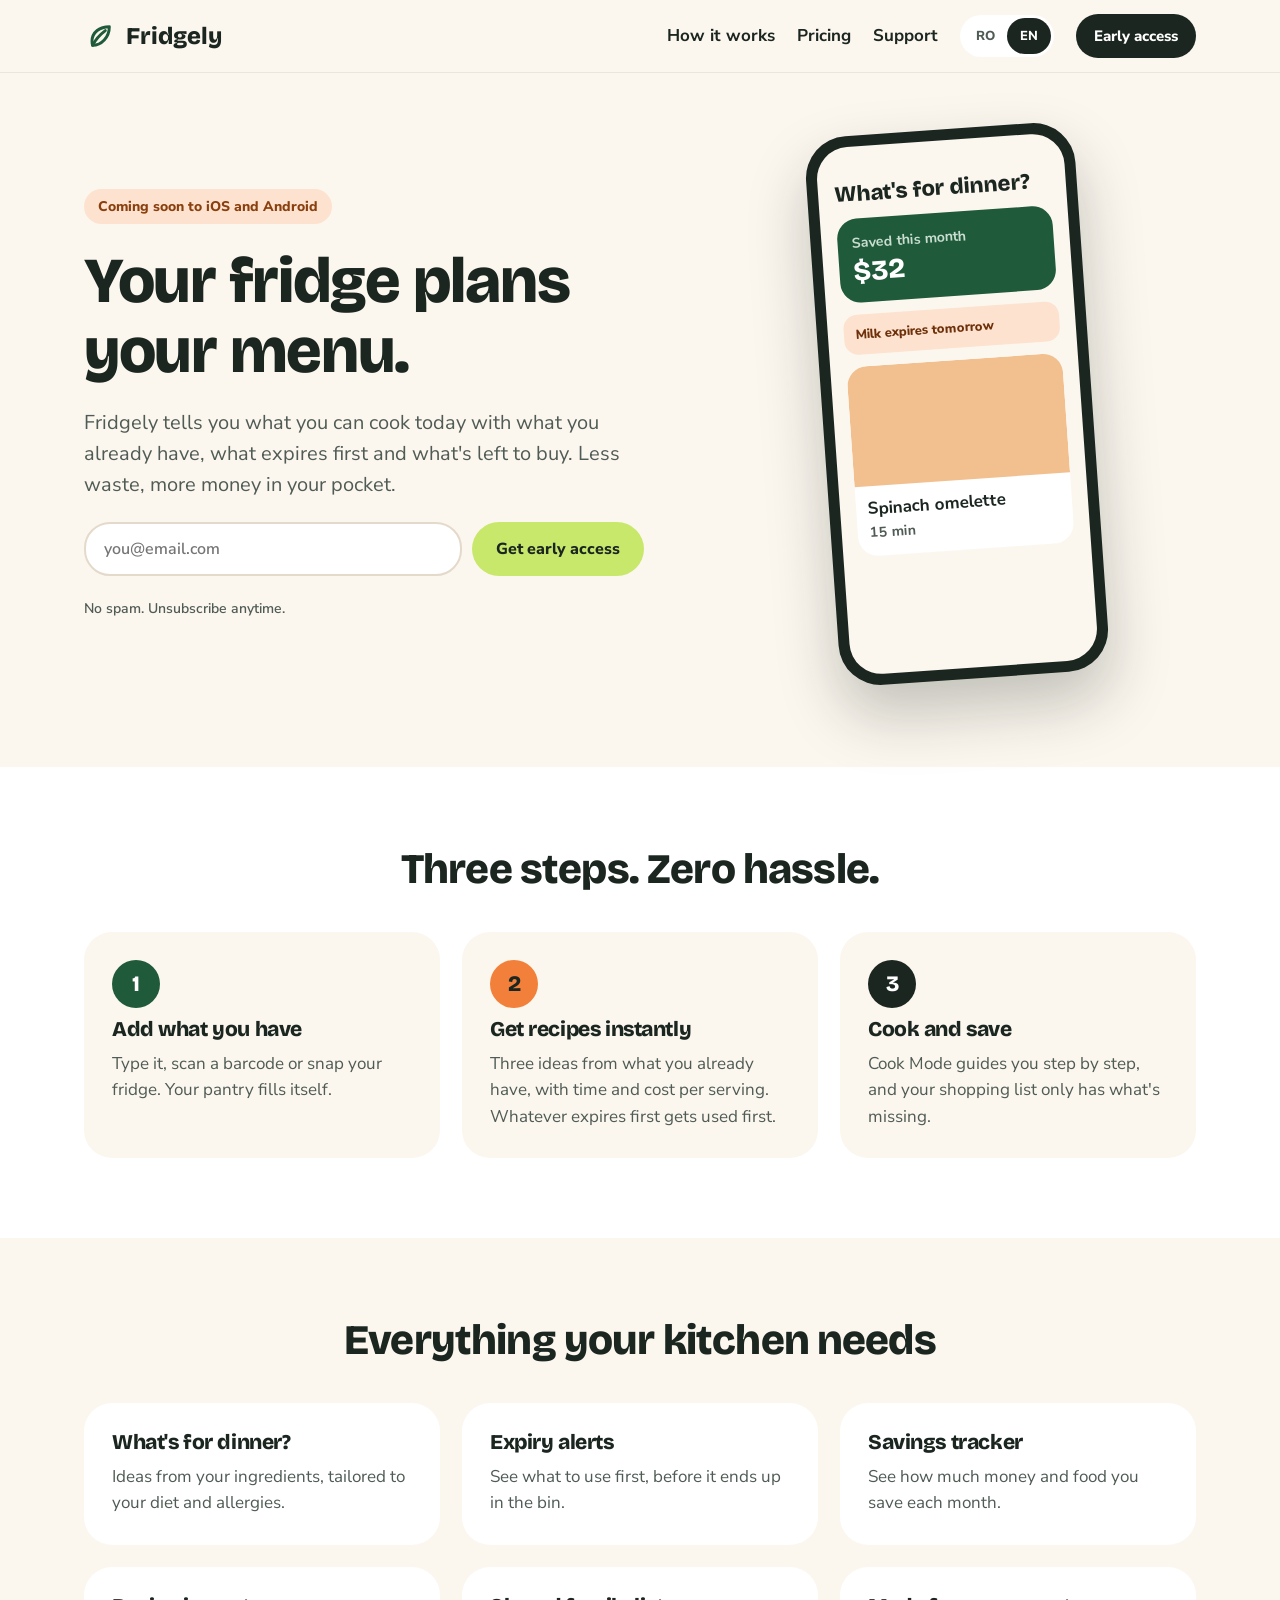
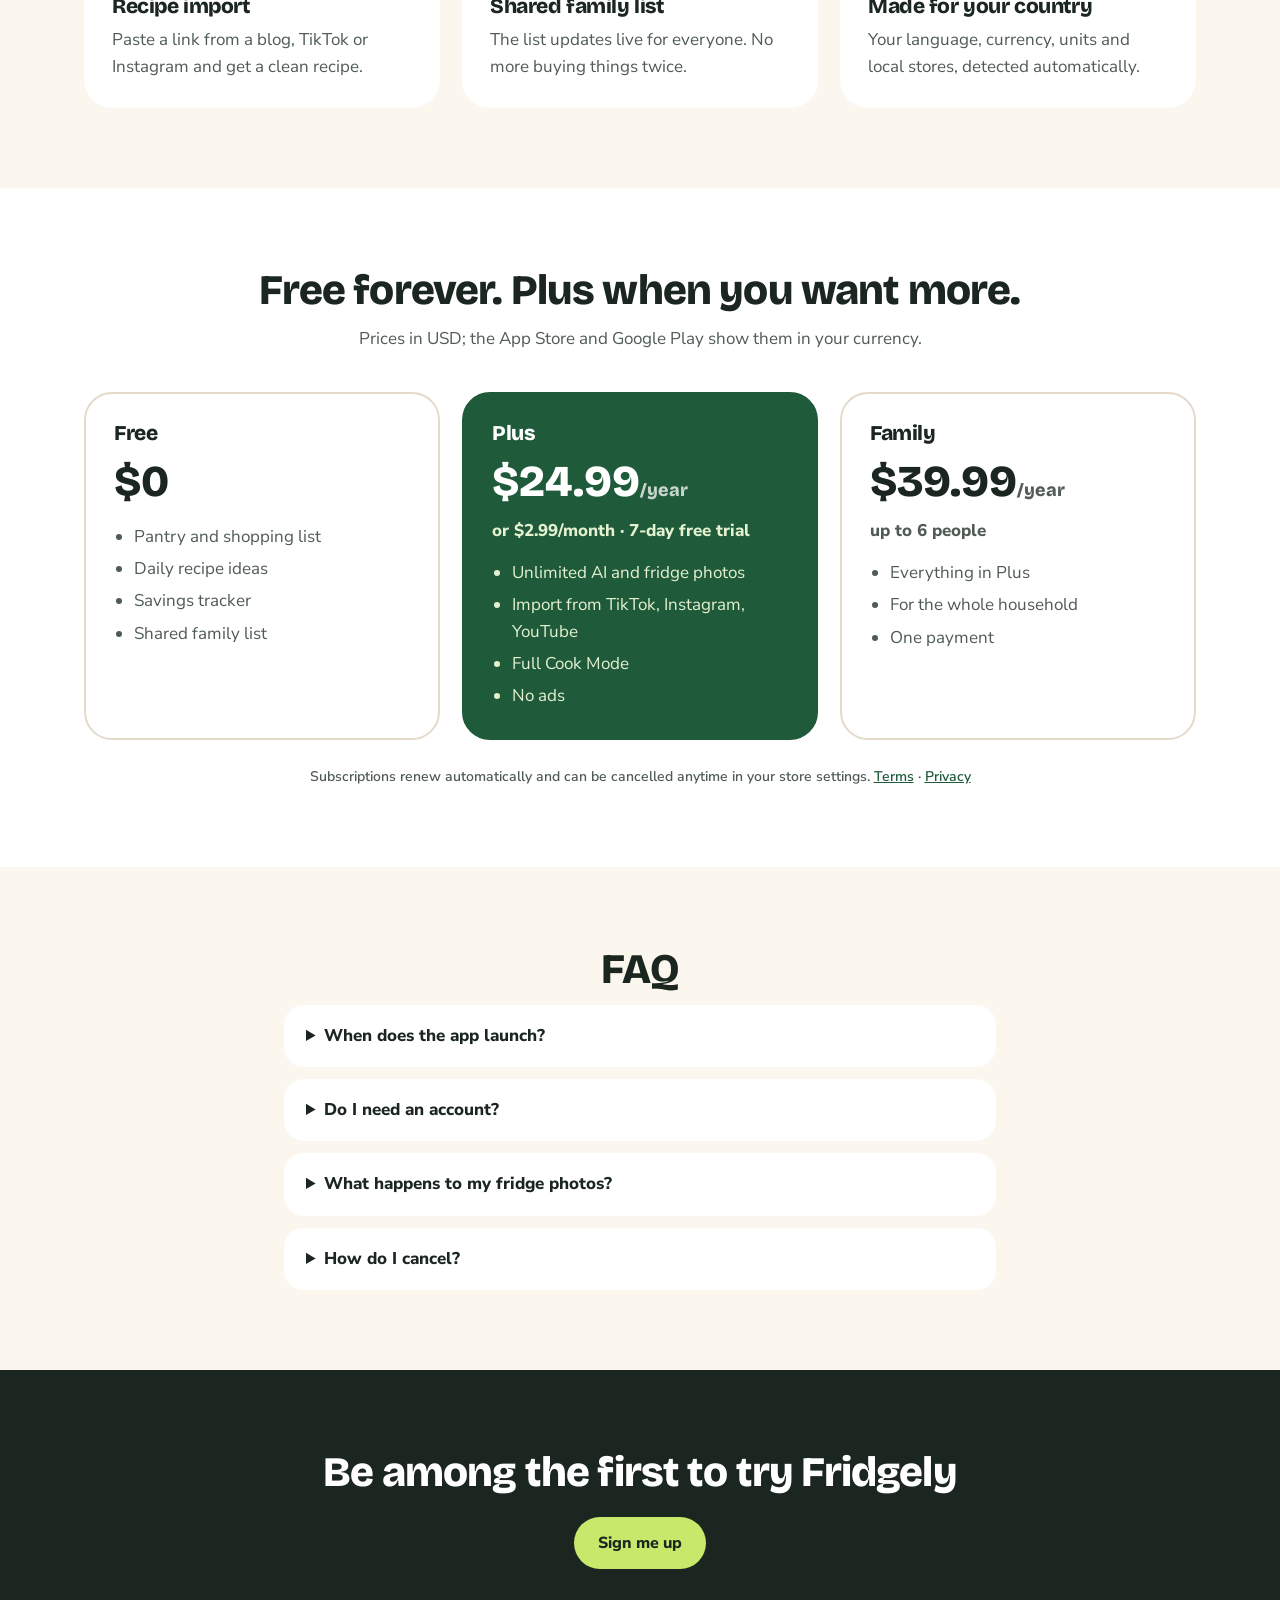
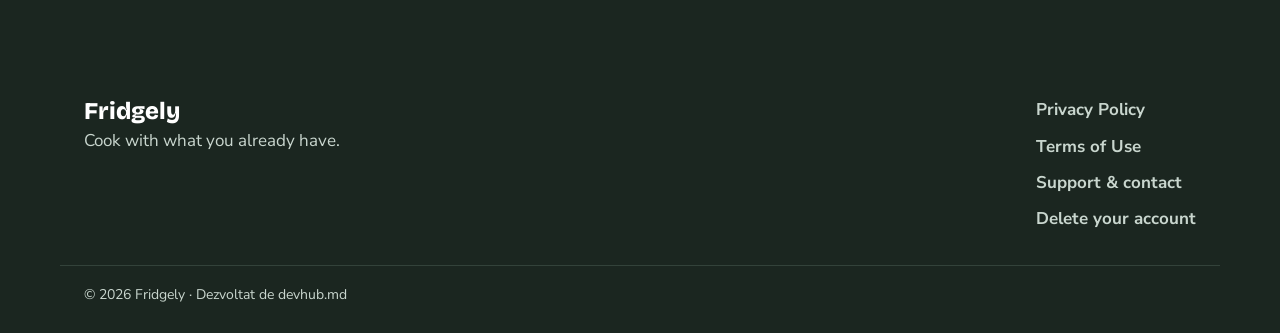
<file: index.html>
<!doctype html>
<html lang="ro">
  <head>
    <meta charset="UTF-8" />
    <link rel="icon" type="image/svg+xml" href="/favicon.svg" />
    <meta name="viewport" content="width=device-width, initial-scale=1.0" />
    <title>Fridgely – Frigiderul tău îți face meniul</title>
    <meta name="description" content="Fridgely îți spune ce poți găti din ce ai deja în frigider, ce expiră primul și ce mai trebuie cumpărat. Mai puțină risipă, mai mulți bani." />
    <meta property="og:type" content="website" />
    <meta property="og:url" content="https://fridgely.devhub.md/" />
    <meta property="og:title" content="Fridgely – Frigiderul tău îți face meniul" />
    <meta property="og:description" content="Gătește din ce ai deja. Risipă mai mică, bani mai mulți." />
    <meta name="theme-color" content="#1F5A3A" />
    <link rel="preconnect" href="https://fonts.googleapis.com" />
    <link rel="preconnect" href="https://fonts.gstatic.com" crossorigin />
    <link rel="stylesheet" href="https://fonts.googleapis.com/css2?family=Bricolage+Grotesque:opsz,wght@12..96,600..800&family=Nunito+Sans:wght@400;600;700;800&display=swap" />
    <script type="module" crossorigin src="/index-kix0VbqO.js"></script>
    <link rel="stylesheet" crossorigin href="/index-Ds-3a9G1.css">
  </head>
  <body>
    <div id="app"></div>
  </body>
</html>
</file>
<file: index-Ds-3a9G1.css>
.top[data-v-75279dfc]{z-index:10;-webkit-backdrop-filter:blur(10px);backdrop-filter:blur(10px);background:#fbf6eeeb;border-bottom:1px solid #e4dacb99;position:sticky;top:0}.bar[data-v-75279dfc]{flex-wrap:wrap;justify-content:space-between;align-items:center;gap:16px;min-height:72px;display:flex}.logo[data-v-75279dfc]{color:var(--green);font:800 24px var(--display);align-items:center;gap:10px;text-decoration:none;display:flex}.logo span[data-v-75279dfc]{color:var(--ink)}.nav[data-v-75279dfc]{flex-wrap:wrap;align-items:center;gap:22px;font-weight:700;display:flex}.nav>a[data-v-75279dfc]:not(.btn){color:var(--ink);text-decoration:none}.nav>a[data-v-75279dfc]:not(.btn):hover{color:var(--green)}.cta[data-v-75279dfc]{min-height:44px;padding:0 18px;font-size:15px}.lang[data-v-75279dfc]{background:#fff;border-radius:999px;padding:3px;display:flex}.lang button[data-v-75279dfc]{min-width:44px;min-height:36px;font:800 13px var(--body);color:var(--muted);cursor:pointer;background:0 0;border:0;border-radius:999px}.lang button.on[data-v-75279dfc]{background:var(--ink);color:#fff}.foot[data-v-75279dfc]{background:var(--ink);color:#c9d6ce}.cols[data-v-75279dfc]{flex-wrap:wrap;justify-content:space-between;gap:32px;padding-top:48px;padding-bottom:32px;display:flex}.brand strong[data-v-75279dfc]{font:800 24px var(--display);color:#fff}.links[data-v-75279dfc]{gap:10px;display:grid}.links a[data-v-75279dfc]{color:#c9d6ce;font-weight:700;text-decoration:none}.links a[data-v-75279dfc]:hover{color:var(--lime)}.copy[data-v-75279dfc]{border-top:1px solid #33423a;padding-top:18px;padding-bottom:28px;font-size:14px}@media (width<=720px){.nav>a[data-v-75279dfc]:not(.btn){display:none}}.hero[data-v-59acb60d]{padding:56px 0 88px}.grid[data-v-59acb60d]{grid-template-columns:1.1fr .9fr;align-items:center;gap:48px;display:grid}.copy[data-v-59acb60d]{justify-items:start;gap:22px;display:grid}.lead[data-v-59acb60d]{max-width:560px;font-size:20px}.form[data-v-59acb60d]{flex-wrap:wrap;gap:10px;width:100%;max-width:560px;display:flex}.form .input[data-v-59acb60d]{flex:1;min-width:220px}.msg[data-v-59acb60d]{font-weight:800}.ok[data-v-59acb60d]{color:var(--green)}.err[data-v-59acb60d]{color:#b4561a}.small[data-v-59acb60d]{font-size:14px;font-weight:600}.phone-wrap[data-v-59acb60d]{justify-content:center;display:flex}.phone[data-v-59acb60d]{background:var(--ink);border-radius:42px;width:270px;height:550px;padding:11px;transform:rotate(-4deg);box-shadow:0 30px 60px #1b262040}.screen[data-v-59acb60d]{background:var(--bg);border-radius:32px;align-content:start;gap:12px;height:100%;padding:34px 16px;display:grid}.ph-title[data-v-59acb60d]{font:800 22px var(--display)}.ph-save[data-v-59acb60d]{background:var(--green);color:#fff;border-radius:20px;padding:14px;display:grid}.ph-save small[data-v-59acb60d]{color:#c9ddd0;font-weight:700}.ph-save b[data-v-59acb60d]{font:800 28px var(--display)}.ph-alert[data-v-59acb60d]{background:var(--orange-soft);color:#6e300a;border-radius:14px;padding:10px 12px;font-size:13px;font-weight:800}.ph-card[data-v-59acb60d]{background:#fff;border-radius:20px;padding-bottom:12px;display:grid;overflow:hidden}.ph-card .ph-img[data-v-59acb60d]{background:#f2c08e;height:120px;margin-bottom:10px}.ph-card b[data-v-59acb60d],.ph-card small[data-v-59acb60d]{padding:0 12px}.ph-card small[data-v-59acb60d]{color:var(--muted);font-weight:700}.band[data-v-59acb60d]{padding:80px 0}.white[data-v-59acb60d]{background:#fff}.center[data-v-59acb60d]{text-align:center}.sub[data-v-59acb60d]{margin-top:12px}.cards[data-v-59acb60d]{gap:22px;margin-top:40px;display:grid}.three[data-v-59acb60d]{grid-template-columns:repeat(auto-fit,minmax(300px,1fr))}.card[data-v-59acb60d]{align-content:start;gap:10px;display:grid}.card.soft[data-v-59acb60d]{background:var(--bg)}.num[data-v-59acb60d]{width:48px;height:48px;font:800 22px var(--display);border-radius:24px;place-items:center;display:grid}.plan[data-v-59acb60d]{border:2px solid var(--line)}.plan.dark[data-v-59acb60d]{background:var(--green);color:#fff;border-color:var(--green)}.plan.dark .note[data-v-59acb60d],.plan.dark li[data-v-59acb60d]{color:#e4f2d0}.price[data-v-59acb60d]{font:800 44px var(--display)}.price span[data-v-59acb60d]{opacity:.75;font-size:18px}.note[data-v-59acb60d]{color:var(--muted);font-weight:800}.plan ul[data-v-59acb60d]{color:var(--muted);gap:6px;margin:6px 0 0;padding-left:20px;display:grid}.fine[data-v-59acb60d]{margin-top:26px}.faq[data-v-59acb60d]{background:#fff;border-radius:20px;margin-top:12px;padding:18px 22px}.faq summary[data-v-59acb60d]{cursor:pointer;font-weight:800}.faq p[data-v-59acb60d]{margin-top:10px}.final[data-v-59acb60d]{background:var(--ink);color:#fff}@media (width<=860px){.grid[data-v-59acb60d]{grid-template-columns:1fr}.phone[data-v-59acb60d]{transform:none}}:root{--bg:#fbf6ee;--card:#fff;--ink:#1b2620;--muted:#4f5b54;--line:#e4dacb;--green:#1f5a3a;--green-soft:#e4f2d0;--lime:#c8e86b;--orange:#f2803a;--orange-soft:#fde3cf;--display:"Bricolage Grotesque", system-ui, sans-serif;--body:"Nunito Sans", system-ui, sans-serif}*{box-sizing:border-box}html{scroll-behavior:smooth}body{background:var(--bg);color:var(--ink);font-family:var(--body);-webkit-font-smoothing:antialiased;margin:0;font-size:17px;line-height:1.55}a{color:var(--green)}a:hover{color:var(--ink)}h1,h2,h3{font-family:var(--display);letter-spacing:-.02em;margin:0;font-weight:800;line-height:1.08}h1{font-size:clamp(40px,6vw,64px)}h2{font-size:clamp(30px,4vw,42px)}h3{font-size:21px}p{margin:0}.wrap{max-width:1160px;margin:0 auto;padding:0 24px}.narrow{max-width:760px;margin:0 auto;padding:0 24px}.muted{color:var(--muted)}.btn{min-height:52px;font:800 16px var(--body);cursor:pointer;border:0;border-radius:999px;justify-content:center;align-items:center;gap:8px;padding:0 24px;text-decoration:none;transition:transform .15s,opacity .15s;display:inline-flex}.btn:hover{transform:translateY(-1px)}.btn:disabled{opacity:.6;cursor:default;transform:none}.btn-dark{background:var(--ink);color:#fff}.btn-dark:hover{color:#fff}.btn-lime{background:var(--lime);color:var(--ink)}.btn-green{background:var(--green);color:#fff}.input,textarea.input,select.input{border:2px solid var(--line);width:100%;min-height:52px;font:600 16px var(--body);color:var(--ink);background:#fff;border-radius:26px;padding:14px 18px}textarea.input{resize:vertical;border-radius:20px;min-height:140px}.input:focus{border-color:var(--green);outline:none}.sr{clip:rect(0 0 0 0);white-space:nowrap;width:1px;height:1px;position:absolute;overflow:hidden}.card{background:var(--card);border-radius:28px;padding:28px}.pill{border-radius:999px;padding:7px 14px;font-size:14px;font-weight:800;display:inline-block}.legal h2{margin:36px 0 10px;font-size:26px}.legal p,.legal li{color:#33403a}.legal ul{gap:6px;margin:10px 0 0;padding-left:22px;display:grid}.legal p+p{margin-top:10px}:focus-visible{outline:3px solid var(--orange);outline-offset:2px}.legal ul+p{margin-top:14px}
</file>
